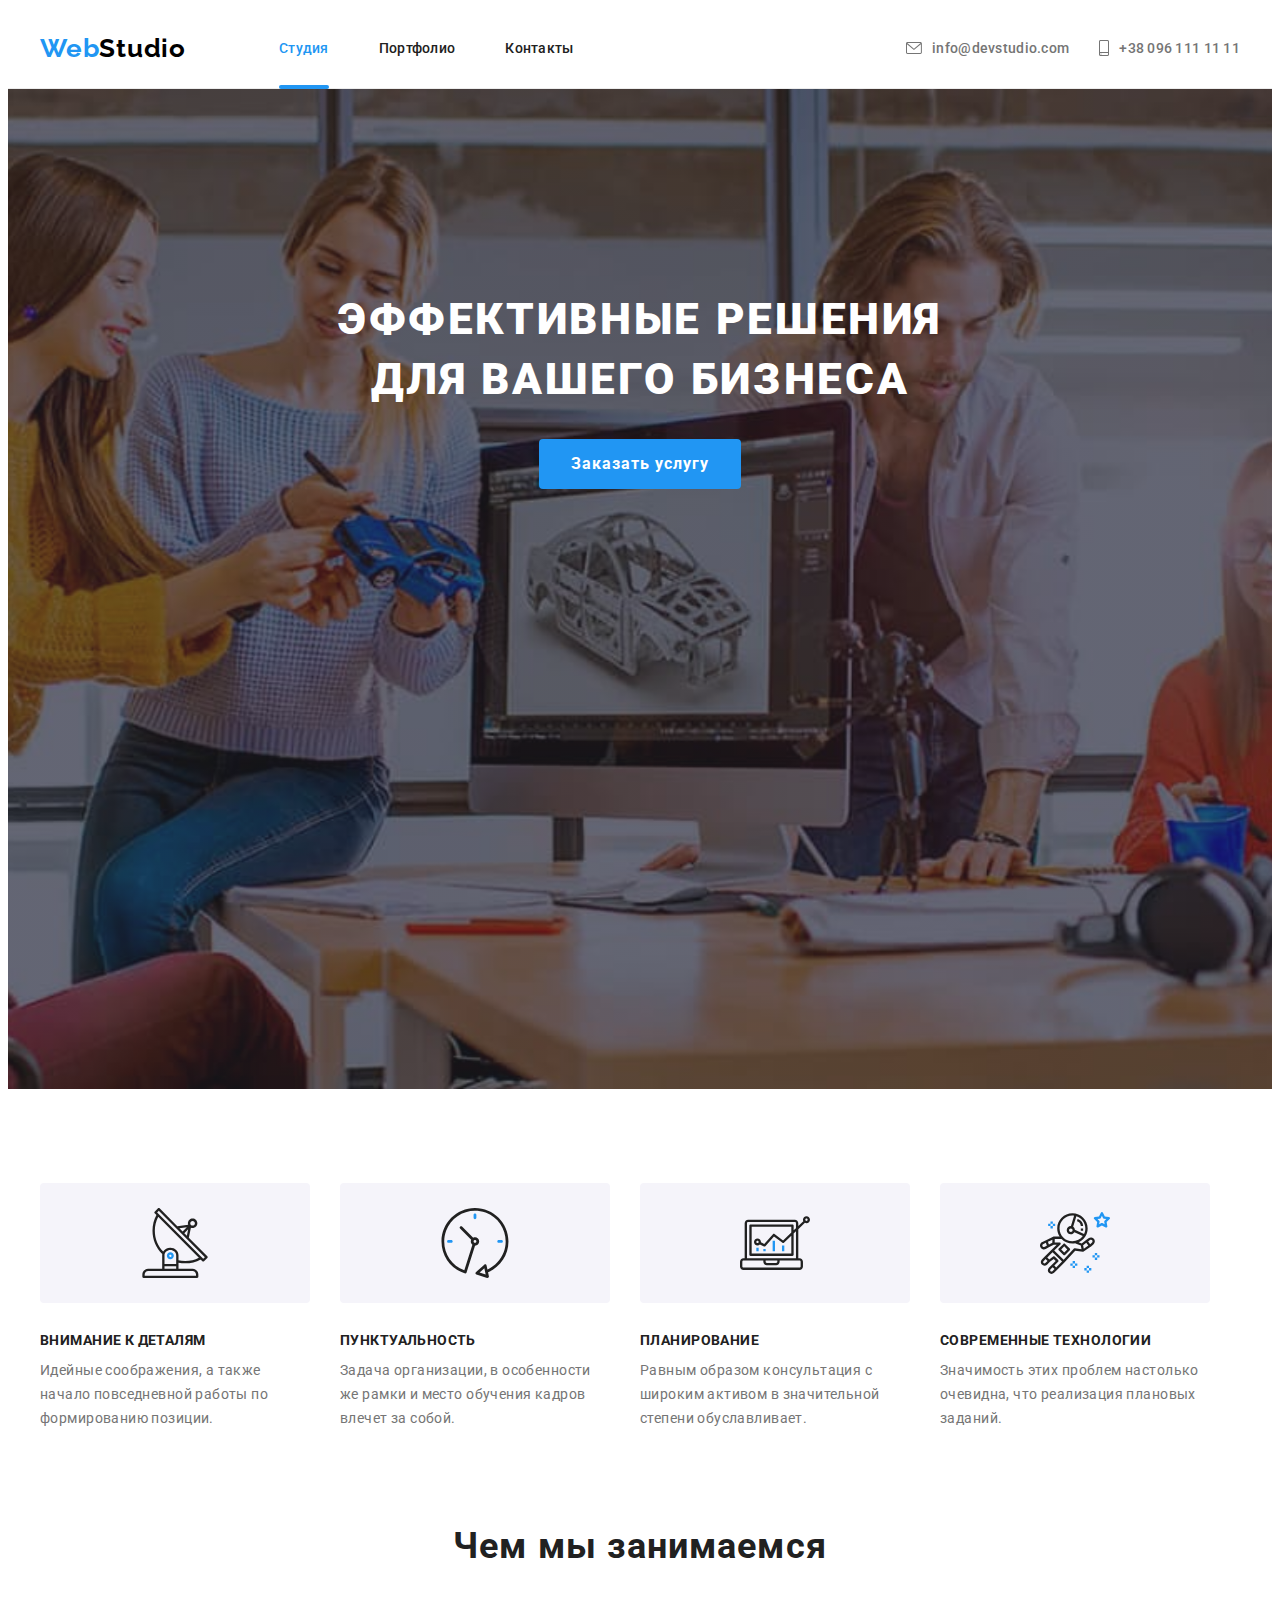
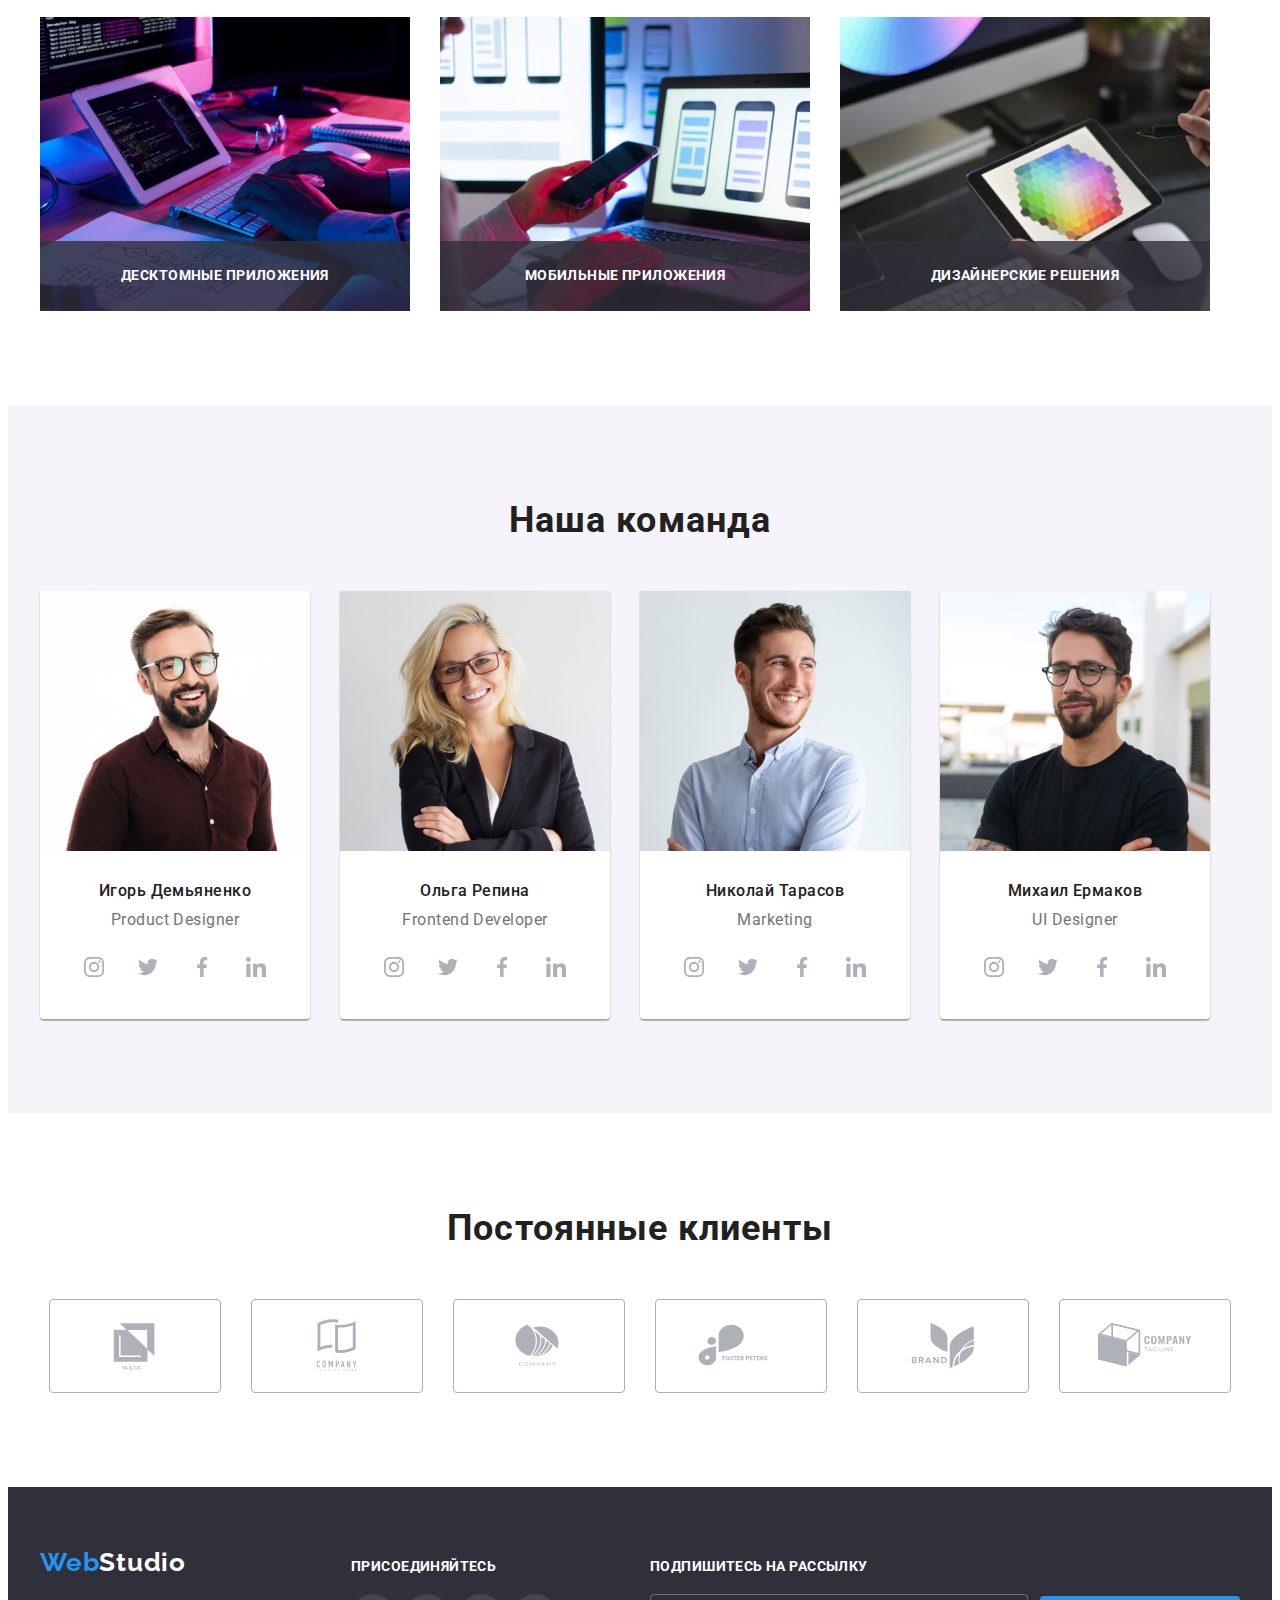
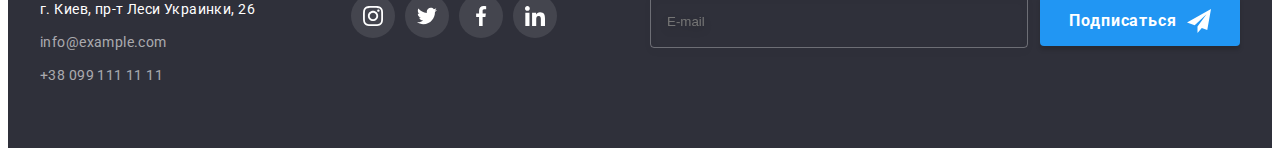
<file: index.html>
<!DOCTYPE html>
<html lang="ru">
  <head>
    <meta charset="UTF-8" />
    <meta http-equiv="X-UA-Compatible" content="IE=edge" />
    <meta name="viewport" content="width=device-width, initial-scale=1.0" />
    <title>WebStudio</title>
    <link
      rel="stylesheet"
      href="https://cdnjs.cloudflare.com/ajax/libs/modern-normalize/1.1.0/modern-normalize.min.css"
      integrity="sha512-wpPYUAdjBVSE4KJnH1VR1HeZfpl1ub8YT/NKx4PuQ5NmX2tKuGu6U/JRp5y+Y8XG2tV+wKQpNHVUX03MfMFn9Q=="
      crossorigin="anonymous"
      referrerpolicy="no-referrer"
    />
    <link
      href="https://fonts.googleapis.com/css2?family=Raleway:wght@700&family=Roboto:wght@400;500;700;900&display=swap"
      rel="stylesheet"
    />
    <link rel="stylesheet" href="./css/main.min.css">
  </head>

  <body>

    <!-- HEADER -->

    <header class="header">
      <div class="container header__container">
        <a href="./index.html" class="logo">Web<span class="logo__dark">Studio</span></a>

        <nav class="nav">
          <ul class="nav__list">
            <li class="nav__item"><a class="nav__link nav__link--current" href="./index.html">Студия</a></li>
            <li class="nav__item"><a class="nav__link" href="./portfolio.html">Портфолио</a></li>
            <li class="nav__item"><a class="nav__link" href="">Контакты</a></li>
          </ul>
        </nav>

        <ul class="info">
          <li class="info__item">
            <a class="info__link" href="mailto:info@devstudio.com">
              <svg class="info__icon" width="16" height="12">
                <use href="./images/icons.svg#icon-envelope"></use>
              </svg>
              info@devstudio.com
            </a>
          </li>
          <li class="info__item">
            <a class="info__link" href="tel:+380961111111">
              <svg class="info__icon" width="10" height="16">
                <use href="./images/icons.svg#icon-smartphone"></use>
              </svg>
              +38 096 111 11 11
            </a>
          </li>
        </ul>
      </div>
    </header>

    <main>

      <!-- SECTION HERO -->

      <section class="hero">
        <div class="container">
          <h1 class="hero__title">ЭФФЕКТИВНЫЕ РЕШЕНИЯ ДЛЯ ВАШЕГО БИЗНЕСА</h1>

          <button type="button" class="hero__button" data-modal-open >Заказать услугу</button>
        </div>
      </section>

      <!-- SECTION FEATURES -->

      <section class="section">
        <div class="container">
          <h2 class="visually-hidden">Преимущества</h2>

          <ul class="features">
            <li class="features__item">
                <div class="features__div">
                  <svg class="features__icon" width="70" height="70">
                  <use href="./images/icons.svg#icon-antenna-1"></use>
                </svg>
                </div>
              <h3 class="features__title">ВНИМАНИЕ К ДЕТАЛЯМ</h3>
              <p class="features__text">
                Идейные соображения, а также начало повседневной работы по формированию позиции.
              </p>
            </li>
            <li class="features__item">
              <div class="features__div">
                  <svg class="features__icon" width="70" height="70">
                  <use href="./images/icons.svg#icon-clock-1"></use>
                </svg>
                </div>
              <h3 class="features__title">ПУНКТУАЛЬНОСТЬ</h3>
              <p class="features__text">
                Задача организации, в особенности же рамки и место обучения кадров влечет за собой.
              </p>
            </li>
            <li class="features__item">
              <div class="features__div">
                  <svg class="features__icon" width="70" height="70">
                  <use href="./images/icons.svg#icon-diagram-1"></use>
                </svg>
                </div>
              <h3 class="features__title">ПЛАНИРОВАНИЕ</h3>
              <p class="features__text">
                Равным образом консультация с широким активом в значительной степени обуславливает.
              </p>
            </li>
            <li class="features__item">
              <div class="features__div">
                  <svg class="features__icon" width="70" height="70">
                  <use href="./images/icons.svg#icon-astronaut-1"></use>
                </svg>
                </div>
              <h3 class="features__title">СОВРЕМЕННЫЕ ТЕХНОЛОГИИ</h3>
              <p class="features__text">Значимость этих проблем настолько очевидна, что реализация плановых заданий.</p>
            </li>
          </ul>
        </div>
      </section>

      <!-- SECTION WORKS -->

      <section class="section section--no-padding-top">
        <div class="container">
          <h2 class="title-section">Чем мы занимаемся</h2>

          <ul class="works">
            <li class="works__item">
              <img
                class="works__img"
                src="./images/картинка1.jpg"
                alt="Человек пишет код на компьютере"
                width="370"
                height="294"
              />
              <p class="works__text">
                ДЕСКТОМНЫЕ ПРИЛОЖЕНИЯ
              </p>
            </li>
            <li class="works__item">
              <img
                class="works__img"
                src="./images/картинка2.jpg"
                alt="Человек за компьютером смотрит в телефон"
                width="370"
                height="294"
              />
              <p class="works__text">
                МОБИЛЬНЫЕ ПРИЛОЖЕНИЯ
              </p>
            </li>
            <li class="works__item">
              <img
                class="works__img"
                src="./images/картинка3.jpg"
                alt="Человек рисует на планшете"
                width="370"
                height="294"
              />
              <p class="works__text">
                ДИЗАЙНЕРСКИЕ РЕШЕНИЯ
              </p>
            </li>
          </ul>
        </div>
      </section>

      <!-- SECTION TEAM -->

      <section class="section section--team-background">
        <div class="container">
          <h2 class="title-section">Наша команда</h2>

          <ul class="team">
            <li class="team__item">
              <img class="team__img" src="./images/Игорь.jpg" alt="Фотография парня в очках" width="270" height="260" />
              <div class="team__div">
                <h3 class="team__title">Игорь Демьяненко</h3>
                <p class="team__text">Product Designer</p>
                <ul class="social">
                  <li class="social__item">
                    <a href="" class="social__link">
                      <svg class="social__icon" width="20" height="20">
                        <use href="./images/icons.svg#icon-instagram-2"></use>
                      </svg>
                    </a>
                  </li>
                  <li class="social__item">
                    <a href="" class="social__link">
                      <svg class="social__icon" width="20" height="20">
                        <use href="./images/icons.svg#icon-twitter-1"></use>
                      </svg>
                    </a>
                  </li>
                  <li class="social__item">
                    <a href="" class="social__link">
                      <svg class="social__icon" width="20" height="20">
                        <use href="./images/icons.svg#icon-facebook-1"></use>
                      </svg>
                    </a>
                  </li>
                  <li class="social__item">
                    <a href="" class="social__link">
                      <svg class="social__icon" width="20" height="20">
                        <use href="./images/icons.svg#icon-linkedin-1"></use>
                      </svg>
                    </a>
                  </li>
                </ul>
              </div>
            </li>

            <li class="team__item">
              <img
                class="team__img"
                src="./images/Ольга.jpg"
                alt="Фотография девушки в очках"
                width="270"
                height="260"
              />
              <div class="team__div">
                <h3 class="team__title">Ольга Репина</h3>
                <p class="team__text">Frontend Developer</p>
                <ul class="social">
                  <li class="social__item">
                    <a href="" class="social__link">
                      <svg class="social__icon" width="20" height="20">
                        <use href="./images/icons.svg#icon-instagram-2"></use>
                      </svg>
                    </a>
                  </li>
                  <li class="social__item">
                    <a href="" class="social__link">
                      <svg class="social__icon" width="20" height="20">
                        <use href="./images/icons.svg#icon-twitter-1"></use>
                      </svg>
                    </a>
                  </li>
                  <li class="social__item">
                    <a href="" class="social__link">
                      <svg class="social__icon"  width="20" height="20">
                        <use href="./images/icons.svg#icon-facebook-1"></use>
                      </svg>
                    </a>
                  </li>
                  <li class="social__item">
                    <a href="" class="social__link">
                      <svg class="social__icon" width="20" height="20">
                        <use href="./images/icons.svg#icon-linkedin-1"></use>
                      </svg>
                    </a>
                  </li>
                </ul>
              </div>
            </li>

            <li class="team__item">
              <img
                class="team__img"
                src="./images/Николай.jpg"
                alt="Фотография улыбающегося парня"
                width="270"
                height="260"
              />
              <div class="team__div">
                <h3 class="team__title">Николай Тарасов</h3>
                <p class="team__text">Marketing</p>
                <ul class="social">
                  <li class="social__item">
                    <a href="" class="social__link">
                      <svg class="social__icon" width="20" height="20">
                        <use href="./images/icons.svg#icon-instagram-2"></use>
                      </svg>
                    </a>
                  </li>
                  <li class="social__item">
                    <a href="" class="social__link">
                      <svg class="social__icon" width="20" height="20">
                        <use href="./images/icons.svg#icon-twitter-1"></use>
                      </svg>
                    </a>
                  </li>
                  <li class="social__item">
                    <a href="" class="social__link">
                      <svg class="social__icon" width="20" height="20">
                        <use href="./images/icons.svg#icon-facebook-1"></use>
                      </svg>
                    </a>
                  </li>
                  <li class="social__item">
                    <a href="" class="social__link">
                      <svg class="social__icon" width="20" height="20">
                        <use href="./images/icons.svg#icon-linkedin-1"></use>
                      </svg>
                    </a>
                  </li>
                </ul>
              </div>
            </li>

            <li class="team__item">
              <img class="team__img" src="./images/Михаил.jpg" alt="Парень в очках" width="270" height="260" />
              <div class="team__div">
                <h3 class="team__title">Михаил Ермаков</h3>
                <p class="team__text">UI Designer</p>
                <ul class="social">
                  <li class="social__item">
                    <a href="" class="social__link">
                      <svg class="social__icon" width="20" height="20">
                        <use href="./images/icons.svg#icon-instagram-2"></use>
                      </svg>
                    </a>
                  </li>
                  <li class="social__item">
                    <a href="" class="social__link">
                      <svg class="social__icon" width="20" height="20">
                        <use href="./images/icons.svg#icon-twitter-1"></use>
                      </svg>
                    </a>
                  </li>
                  <li class="social__item">
                    <a href="" class="social__link">
                      <svg class="social__icon" width="20" height="20">
                        <use href="./images/icons.svg#icon-facebook-1"></use>
                      </svg>
                    </a>
                  </li>
                  <li class="social__item">
                    <a href="" class="social__link">
                      <svg class="social__icon" width="20" height="20">
                        <use href="./images/icons.svg#icon-linkedin-1"></use>
                      </svg>
                    </a>
                  </li>
                </ul>
              </div>
            </li>
          </ul>
        </div>
      </section>

      <!-- SECTION COMPANY -->

      <section class="section">
        <div class="container">
          <h2 class="title-section">Постоянные клиенты</h2>

          <ul class="company">
            <li class="company__item">
              <a href="" class="company__link">
                  <svg class="company__icon" width="106" height="60">
                  <use href="./images/icons.svg#icon-Logo"></use>
              </svg>
              </a>
            </li>
            <li class="company__item">
              <a href="" class="company__link">
                  <svg class="company__icon" width="106" height="60">
                  <use href="./images/icons.svg#icon-Logo-1"></use>
              </svg>
              </a>
            </li>
            <li class="company__item">
                <a href="" class="company__link">
                  <svg class="company__icon" width="106" height="60">
                  <use href="./images/icons.svg#icon-Logo-2"></use>
                </svg>
                </a>
            </li>
            <li class="company__item">
                <a href="" class="company__link">
                  <svg class="company__icon" wigth="106" height="60">
                  <use href="./images/icons.svg#icon-Logo-3"></use>
                </svg>
                </a>
            </li>
            <li class="company__item">
                <a href="" class="company__link">
                  <svg class="company__icon" width="106" height="60">
                  <use href="./images/icons.svg#icon-Logo-4"></use>
                </svg>
                </a>
            </li>
            <li class="company__item">
                <a href="" class="company__link">
                  <svg class="company__icon" width="106" height="60">
                  <use href="./images/icons.svg#icon-Logo-5"></use>
                </svg>
                </a>
            </li>
          </ul>
        </div>
      </section>
    </main>

    <!-- SECTION FOOTER -->

    <footer class="footer footer-section"">
      <div class="container">
        <div class="footer__content">
          <div class="footer__first">
            <a href="/index.html" class="logo__footer">Web<span class="logo__white">Studio</span></a>

            <address class="address">
            <ul class="address__list">
              <li class="address__item">
                <a class="address__link" href="http://surl.li/anqcu">г. Киев, пр-т Леси Украинки, 26</a>
              </li>
              <li class="address__item">
                <a class="address__link-footer" href="mailto:info@example.com">info@example.com</a>
              </li>
              <li class="address__item">
                <a class="address__link-footer" href="tel:+380991111111">+38 099 111 11 11</a>
              </li>
            </ul>
            </address>  
          </div>

          <div class="footer-social">
            <p class="footer-social__text">ПРИСОЕДИНЯЙТЕСЬ</p>

           <ul class="footer-social__list">
                  <li class="footer-social__item">
                    <a href="" class="footer-social__link">
                      <svg class="footer-social__icon" width="20" height="20">
                        <use href="./images/icons.svg#icon-instagram-2"></use>
                      </svg>
                    </a>
                  </li>
                  <li class="footer-social__item">
                    <a href="" class="footer-social__link">
                      <svg class="footer-social__icon" width="20" height="20">
                        <use href="./images/icons.svg#icon-twitter-1"></use>
                      </svg>
                    </a>
                  </li>
                  <li class="footer-social__item">
                    <a href="" class="footer-social__link">
                      <svg class="footer-social__icon" width="20" height="20">
                        <use href="./images/icons.svg#icon-facebook-1"></use>
                      </svg>
                    </a>
                  </li>
                  <li class="footer-social__item">
                    <a href="" class="footer-social__link">
                      <svg class="footer-social__icon" width="20" height="20">
                        <use href="./images/icons.svg#icon-linkedin-1"></use>
                      </svg>
                    </a>
                  </li>
                </ul>
          </div>

          <div class="footer-form">
          <p class="footer-form__title">ПОДПИШИТЕСЬ НА РАССЫЛКУ</p>

          <form class="footer-form__form">
            <input type="email" name="footer-email" id="footer-email" class="footer-form__input" placeholder="E-mail">
            <button type="submit" class="footer-form__btn">Подписаться
              <svg class="footer-form__icon" width="24" height="24">
                <use href="./images/icons.svg#icon-icon-send-1"></use>
              </svg>
            </button>
          </form>
          </div>
        </div>
      </div>
    </footer>

    <!-- МОДАЛЬНОЕ ОКНО -->

    <div class="backdrop is-hidden" data-modal>
      <div class="modal">
        <button type="button" class="modal__btn" data-modal-close>
          <svg class="modal__icon" width="18" height="18">
            <use href="./images/icons.svg#icon-close-black-1"></use>
          </svg>
        </button>

        <form class="form">
          <p class="form__title">Оставьте свои данные, мы вам перезвоним</p>

          <div class="form__field">
            <label for="user-name" class="form__label">Имя</label>
            <div class="form__wrap">
              <input type="text" name="user-name" class="form__input" id="user-name">
              <svg class="form__icon" width="18" height="18">
                <use href="./images/icons.svg#icon-person-black-1"></use>
              </svg>
            </div>
          </div>

          <div class="form__field">
            <label for="user-tel" class="form__label">Телефон</label>
            <div class="form__wrap">
              <input type="tel" name="user-tel" class="form__input" id="user-tel">
              <svg class="form__icon" width="18" height="18">
                <use href="./images/icons.svg#icon-phone-black-1"></use>
              </svg>
            </div>
          </div>

          <div class="form__field">
            <label for="user-email" class="form__label">Почта</label>
            <div class="form__wrap">
              <input type="email" name="user-email" class="form__input" id="user-email">
              <svg class="form__icon" width="18" height="18">
                <use href="./images/icons.svg#icon-email-black-1"></use>
              </svg>
            </div>
          </div>

          <div class="form__textarea">
            <label for="user-text" class="form__label">Комментарий</label>
            <textarea name="user-text" id="user-text" placeholder="Введите текст" class="form__text"></textarea>
          </div>

          <div class="form__check-field">
            <label class="form__check-label">
              <input type="checkbox" name="modal-check" class="form__check-input visually-hidden">
                <svg class="form__start-icon" width="16" height="15">
                  <use href="./images/icons.svg#icon-Vector-1"></use>
                </svg>
                <svg class="form__finish-icon" width="16" height="15">
                  <use href="./images/icons.svg#icon-icon-check-1"></use>
                </svg>
              Соглашаюсь с рассылкой и принимаю
              <a href="" class="form__link">Условия договора</a>
            </label>
          </div>

          <button type="submit" class="form__btn">Отправить</button>
        </form>
      </div>
    </div>
    <script src="./js/modal.js"></script>
  </body>
</html>
</file>
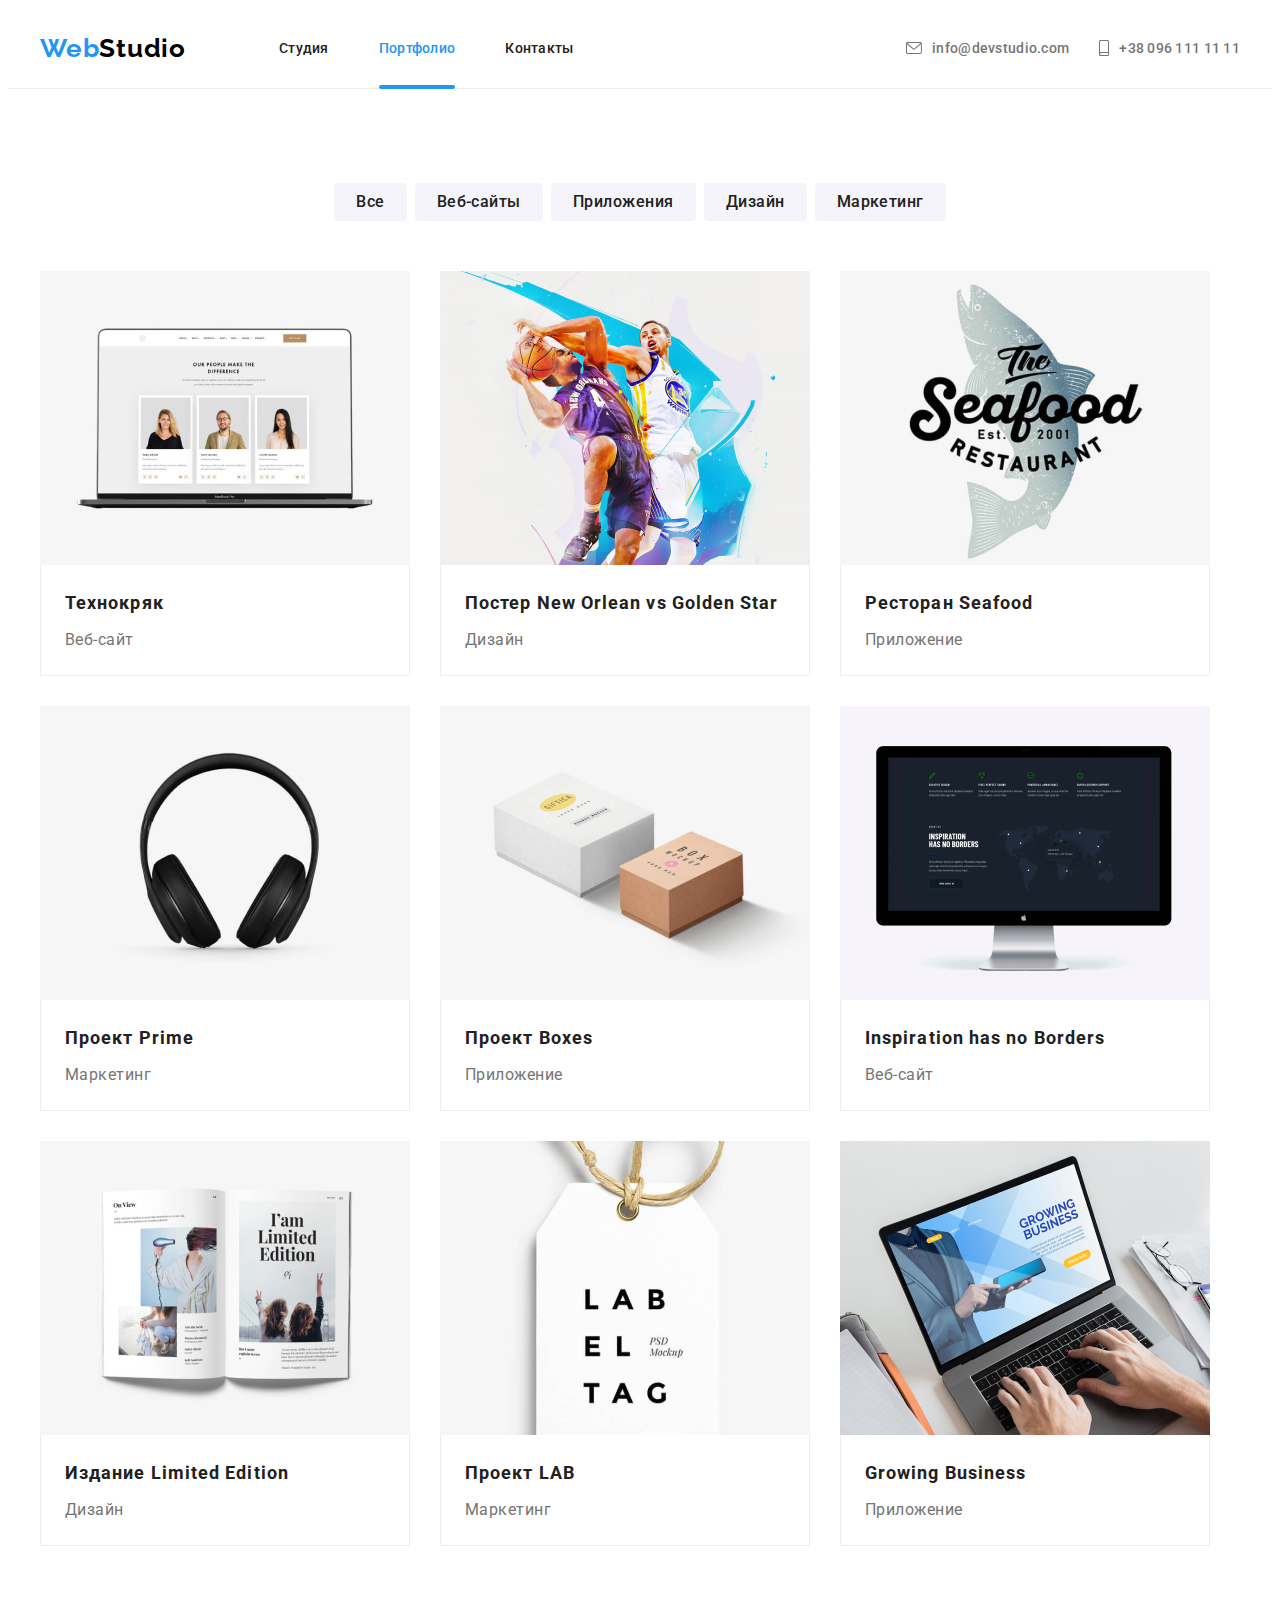
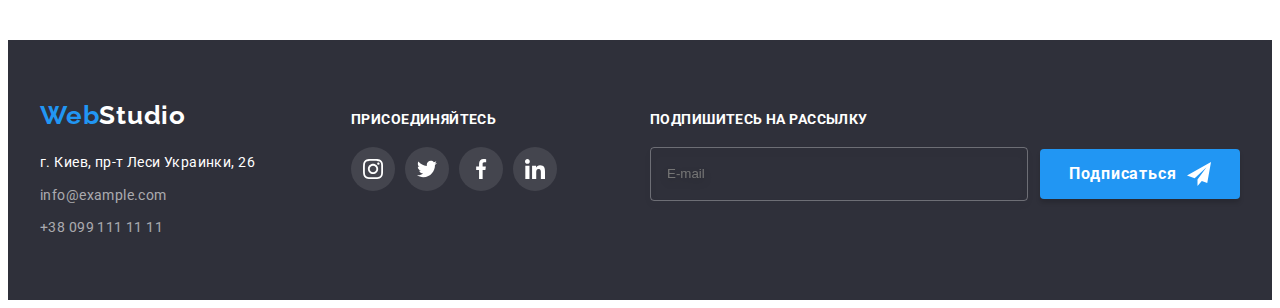
<file: portfolio.html>
<!DOCTYPE html>
<html lang="ru">
  <head>
    <meta charset="UTF-8" />
    <meta http-equiv="X-UA-Compatible" content="IE=edge" />
    <meta name="viewport" content="width=device-width, initial-scale=1.0" />
    <title>WebStudio</title>
    <link
      rel="stylesheet"
      href="https://cdnjs.cloudflare.com/ajax/libs/modern-normalize/1.1.0/modern-normalize.min.css"
      integrity="sha512-wpPYUAdjBVSE4KJnH1VR1HeZfpl1ub8YT/NKx4PuQ5NmX2tKuGu6U/JRp5y+Y8XG2tV+wKQpNHVUX03MfMFn9Q=="
      crossorigin="anonymous"
      referrerpolicy="no-referrer"
    />
    <link
      href="https://fonts.googleapis.com/css2?family=Raleway:wght@700&family=Roboto:wght@400;500;700;900&display=swap"
      rel="stylesheet"
    />
    <link rel="stylesheet" href="./css/main.min.css">
  </head>

  <body>
    <header class="header">
      <div class="container header__container">
        <a href="./index.html" class="logo">Web<span class="logo__dark">Studio</span></a>

        <nav class="nav">
          <ul class="nav__list">
            <li class="nav__item"><a class="nav__link" href="./index.html">Студия</a></li>
            <li class="nav__item"><a class="nav__link nav__link--current" href="./portfolio.html">Портфолио</a></li>
            <li class="nav__item"><a class="nav__link" href="">Контакты</a></li>
          </ul>
        </nav>

        <ul class="info">
          <li class="info__item">
            <a class="info__link" href="mailto:info@devstudio.com">
              <svg class="info__icon" width="16" height="12">
                <use href="./images/icons.svg#icon-envelope"></use>
              </svg>
              info@devstudio.com
            </a>
          </li>
          <li class="info__item">
            <a class="info__link" href="tel:+380961111111">
              <svg class="info__icon" width="10" height="16">
                <use href="./images/icons.svg#icon-smartphone"></use>
              </svg>
              +38 096 111 11 11
            </a>
          </li>
        </ul>
      </div>
    </header>

    <main>
      <section class="section">
        <div class=" container">
          <h1 hidden>Наши работы</h1>

          <ul class="filter list">
            <li class="filter__item"><button class="filter__btn" type="button">Все</button></li>
            <li class="filter__item"><button class="filter__btn" type="button">Веб-сайты</button></li>
            <li class="filter__item"><button class="filter__btn" type="button">Приложения</button></li>
            <li class="filter__item"><button class="filter__btn" type="button">Дизайн</button></li>
            <li class="filter__item"><button class="filter__btn" type="button">Маркетинг</button></li>
          </ul>

          <ul class="projects list">
            <li class="projects__item">
              <a class="projects__link link" href="">
                <div class="projects__wrap">
                  <img src="./images/img (1).jpg" alt="Ноутбук" width="370" height="294" />
                  <p class="projects__wrap-text">
                    Технокряк это современная площадка распространения коронавируса. Компании используют эту платформу для цифрового шпионажа и атак на защищённые сервера конкурентов.
                  </p>
                </div>
                <div class="projects__div">
                  <h2 class="projects__title">Технокряк</h2>
                  <p class="projects__text">Веб-сайт</p>
                </div>
              </a>
            </li>

            <li class="projects__item">
              <a class="projects__link link" href="">
                <div class="projects__wrap">
                  <img src="./images/img (2).jpg" alt="Два баскетболиста" width="370" height="294" />
                  <p class="projects__wrap-text">
                    Технокряк это современная площадка распространения коронавируса. Компании используют эту платформу для цифрового шпионажа и атак на защищённые сервера конкурентов.
                  </p>
                </div>
                <div class="projects__div">
                  <h2 class="projects__title">Постер New Orlean vs Golden Star</h2>
                  <p class="projects__text">Дизайн</p>
                </div>
              </a>
            </li>

            <li class="projects__item">
              <a class="projects__link link" href="">
                <div class="projects__wrap">
                  <img src="./images/img (3).jpg" alt="Логотип ресторана" width="370" height="294" />
                  <p class="projects__wrap-text">
                    Технокряк это современная площадка распространения коронавируса. Компании используют эту платформу для цифрового шпионажа и атак на защищённые сервера конкурентов.
                  </p>
                </div>
                <div class="projects__div">
                  <h2 class="projects__title">Ресторан Seafood</h2>
                  <p class="projects__text">Приложение</p>
                </div>
              </a>
            </li>

            <li class="projects__item">
              <a class="projects__link link" href="">
                <div class="projects__wrap">
                  <img src="./images/img (4).jpg" alt="Черные наушники" width="370" height="294" />
                  <p class="projects__wrap-text">
                    Технокряк это современная площадка распространения коронавируса. Компании используют эту платформу для цифрового шпионажа и атак на защищённые сервера конкурентов.
                  </p>
                </div>
                <div class="projects__div">
                  <h2 class="projects__title">Проект Prime</h2>
                  <p class="projects__text">Маркетинг</p>
                </div>
              </a>
            </li>

            <li class="projects__item">
              <a class="projects__link link" href="">
                <div class="projects__wrap">
                  <img src="./images/img (5).jpg" alt="Две коробки" width="370" height="294" />
                  <p class="projects__wrap-text">
                    Технокряк это современная площадка распространения коронавируса. Компании используют эту платформу для цифрового шпионажа и атак на защищённые сервера конкурентов.
                  </p>
                </div>
                <div class="projects__div">
                  <h2 class="projects__title">Проект Boxes</h2>
                  <p class="projects__text">Приложение</p>
                </div>
              </a>
            </li>

            <li class="projects__item">
              <a class="projects__link link" href="">
                <div class="projects__wrap">
                  <img src="./images/img (6).jpg" alt="Компьютер" width="370" height="294" />
                  <p class="projects__wrap-text">
                    Технокряк это современная площадка распространения коронавируса. Компании используют эту платформу для цифрового шпионажа и атак на защищённые сервера конкурентов.
                  </p>
                </div>
                <div class="projects__div">
                  <h2 class="projects__title">Inspiration has no Borders</h2>
                  <p class="projects__text">Веб-сайт</p>
                </div>
              </a>
            </li>

            <li class="projects__item">
              <a class="projects__link link" href="">
                <div class="projects__wrap">
                  <img src="./images/img (7).jpg" alt="Книга" width="370" height="294" />
                  <p class="projects__wrap-text">
                    Технокряк это современная площадка распространения коронавируса. Компании используют эту платформу для цифрового шпионажа и атак на защищённые сервера конкурентов.
                  </p>
                </div>
                <div class="projects__div">
                  <h2 class="projects__title">Издание Limited Edition</h2>
                  <p class="projects__text">Дизайн</p>
                </div>
              </a>
            </li>

            <li class="projects__item">
              <a class="projects__link link" href="">
                <div class="projects__wrap">
                  <img src="./images/img (8).jpg" alt="Бирка" width="370" height="294" />
                  <p class="projects__wrap-text">
                    Технокряк это современная площадка распространения коронавируса. Компании используют эту платформу для цифрового шпионажа и атак на защищённые сервера конкурентов.
                  </p>
                </div>
                <div class="projects__div">
                  <h2 class="projects__title">Проект LAB</h2>
                  <p class="projects__text">Маркетинг</p>
                </div>
              </a>
            </li>

            <li class="projects__item">
              <a class="projects__link link" href="">
                <div class="projects__wrap">
                  <img src="./images/img (9).jpg" alt="Ноутбук" width="370" height="294" />
                  <p class="projects__wrap-text">
                    Технокряк это современная площадка распространения коронавируса. Компании используют эту платформу для цифрового шпионажа и атак на защищённые сервера конкурентов.
                  </p>
                </div>
                <div class="projects__div">
                  <h2 class="projects__title">Growing Business</h2>
                  <p class="projects__text">Приложение</p>
                </div>
              </a>
            </li>
          </ul>
        </div>
      </section>
    </main>

    <footer class="footer footer-section"">
      <div class="container">
        <div class="footer__content">
          <div class="footer__first">
            <a href="/index.html" class="logo__footer">Web<span class="logo__white">Studio</span></a>

            <address class="address">
            <ul class="address__list">
              <li class="address__item">
                <a class="address__link" href="http://surl.li/anqcu">г. Киев, пр-т Леси Украинки, 26</a>
              </li>
              <li class="address__item">
                <a class="address__link-footer" href="mailto:info@example.com">info@example.com</a>
              </li>
              <li class="address__item">
                <a class="address__link-footer" href="tel:+380991111111">+38 099 111 11 11</a>
              </li>
            </ul>
            </address>  
          </div>

          <div class="footer-social">
            <p class="footer-social__text">ПРИСОЕДИНЯЙТЕСЬ</p>

           <ul class="footer-social__list">
                  <li class="footer-social__item">
                    <a href="" class="footer-social__link">
                      <svg class="footer-social__icon" width="20" height="20">
                        <use href="./images/icons.svg#icon-instagram-2"></use>
                      </svg>
                    </a>
                  </li>
                  <li class="footer-social__item">
                    <a href="" class="footer-social__link">
                      <svg class="footer-social__icon" width="20" height="20">
                        <use href="./images/icons.svg#icon-twitter-1"></use>
                      </svg>
                    </a>
                  </li>
                  <li class="footer-social__item">
                    <a href="" class="footer-social__link">
                      <svg class="footer-social__icon" width="20" height="20">
                        <use href="./images/icons.svg#icon-facebook-1"></use>
                      </svg>
                    </a>
                  </li>
                  <li class="footer-social__item">
                    <a href="" class="footer-social__link">
                      <svg class="footer-social__icon" width="20" height="20">
                        <use href="./images/icons.svg#icon-linkedin-1"></use>
                      </svg>
                    </a>
                  </li>
                </ul>
          </div>

          <div class="footer-form">
          <p class="footer-form__title">ПОДПИШИТЕСЬ НА РАССЫЛКУ</p>

          <form class="footer-form__form">
            <input type="email" name="footer-email" id="footer-email" class="footer-form__input" placeholder="E-mail">
            <button type="submit" class="footer-form__btn">Подписаться
              <svg class="footer-form__icon" width="24" height="24">
                <use href="./images/icons.svg#icon-icon-send-1"></use>
              </svg>
            </button>
          </form>
          </div>
        </div>
      </div>
    </footer>
  </body>
</html>
</file>
<file: css/main.min.css>
:root{--background-color: #ffffff;--h2-h3-text-color: #212121;--text-color: #757575;--two-text-color: #ffffff;--accent-color: #2196f3;--logo-color: #000000;--footer-color: #2f303a;--footer-address-color: rgba(255, 255, 255, 0.6);--btn-color: #f5f4fa;--section-color: #f5f4fa;--icon-color: #afb1b8}.visually-hidden{position:absolute;white-space:nowrap;width:1;height:1;overflow:hidden;border:0;padding:0;clip:rect(0 0 0 0);clip-path:inset(50%);margin:-1px}h1,h2,h3,h4,h5,h6,p,ul{margin:0;padding:0}img{display:block}ul{list-style:none}a{text-decoration:none}body{background-color:var(--background-color);font-family:Roboto, sans-serif;font-size:14px;letter-spacing:0.03em}.container{width:1200px;padding-left:15px;padding-right:15px;margin:0 auto}.title-section{font-size:36px;line-height:1.17;font-weight:700;color:var(--h2-h3-text-color);letter-spacing:0.03em;text-align:center;margin-bottom:50px}.section{padding-top:94px;padding-bottom:94px}.backdrop{position:fixed;top:0;left:0;width:100%;height:100%;background-color:rgba(0,0,0,0.2);transition:opacity 250ms, visibility 250ms}.backdrop.is-hidden{opacity:0;pointer-events:none;visibility:hidden}.modal{position:absolute;top:50%;left:50%;transform:translate(-50%, -50%);width:528px;min-height:581px;border-radius:4px;padding:40px;background-color:var(--background-color)}.modal__icon{position:absolute;top:50%;left:50%;transform:translate(-50%, -50%);transition:fill 250ms cubic-bezier(0.4, 0, 0.2, 1)}.modal__btn:hover .modal__icon,.modal__btn:focus .modal__icon{fill:var(--accent-color)}.modal__btn{position:absolute;cursor:pointer;width:30px;height:30px;background-color:var(--background-color);border:1px solid rgba(0,0,0,0.1);border-radius:50%;top:8px;right:8px}.form__title{font-weight:700;font-size:20px;line-height:calc(23 / 20);text-align:center;letter-spacing:0.03em;color:var(--h2-h3-text-color);margin-bottom:12px}.form__label{display:block;font-weight:400;font-size:12px;line-height:calc(14 / 12);letter-spacing:0.01em;color:var(--text-color);margin-bottom:4px}.form__input{width:100%;height:40px;border:1px solid rgba(33,33,33,0.2);border-radius:4px;outline:none;padding-left:42px;transition:border-color 250ms cubic-bezier(0.4, 0, 0.2, 1)}.form__input:focus{border-color:var(--accent-color)}.form__wrap{position:relative}.form__icon{position:absolute;left:12px;top:50%;transform:translateY(-50%);transition:fill 250ms cubic-bezier(0.4, 0, 0.2, 1)}.form__field{margin-bottom:10px}.form__input:focus+.form__icon{fill:var(--accent-color)}.form__textarea{margin-bottom:20px}.form__text{display:block;width:100%;height:120px;border:1px solid rgba(33,33,33,0.2);border-radius:4px;resize:none;outline:none;padding:12px 16px;transition:border-color 250ms cubic-bezier(0.4, 0, 0.2, 1)}.form__text:focus{border-color:var(--accent-color)}.form__text::placeholder{font-weight:400;font-size:12px;line-height:calc(14 / 12);letter-spacing:0.01em;color:rgba(117,117,117,0.5)}.form__check-label{display:flex;align-items:center;font-weight:400;font-size:14px;line-height:calc(24 / 14);letter-spacing:0.03em;color:var(--text-color)}.form__check-field{margin-bottom:30px;display:flex;justify-content:center}.form__start-icon{margin-right:7px}.form__check-input:checked+.form__start-icon{display:none}.form__finish-icon{margin-right:7px;display:none}.form__check-input:checked ~ .form__finish-icon{display:block}.form__link{color:var(--accent-color);margin-left:5px}.form__btn{cursor:pointer;padding:10px 56px;margin:auto;font-family:Roboto, sans-serif;font-style:normal;font-weight:700;font-size:16px;line-height:calc(30 / 16);display:flex;align-items:center;justify-content:center;letter-spacing:0.06em;color:var(--two-text-color);background-color:var(--accent-color);box-shadow:0px 4px 4px rgba(0,0,0,0.15);border-radius:4px;border:none;transition:background-color 250ms cubic-bezier(0.4, 0, 0.2, 1)}.form__btn:hover,.form__btn:focus{background-color:#188ce8}.header{border-bottom:1px solid #ececec}.logo__dark{color:var(--logo-color);font-family:Raleway, sans-serif;font-weight:700;font-size:26px;line-height:calc(31 / 26);letter-spacing:0.03em}.logo{font-family:Raleway, sans-serif;font-weight:700;font-size:26px;line-height:calc(31 / 26);letter-spacing:0.03em;color:var(--accent-color);margin-right:93px}.nav__link{display:block;padding-top:32px;padding-bottom:32px;font-weight:500;font-size:14px;line-height:calc(16 / 14);letter-spacing:0.02em;color:var(--h2-h3-text-color);transition:color 250ms cubic-bezier(0.4, 0, 0.2, 1)}.nav__link:hover,.nav__link:focus{color:var(--accent-color)}.nav__link--current{color:var(--accent-color);position:relative}.nav__link--current::after{content:'';width:100%;height:4px;border-radius:2px;background-color:var(--accent-color);position:absolute;bottom:-1px;left:0}.nav__list{display:flex}.header__container{display:flex;align-items:center}.info__link{display:flex;align-items:center;font-weight:500;font-size:14px;line-height:calc(16 / 14);letter-spacing:0.02em;padding-top:32px;padding-bottom:32px;color:var(--text-color);transition:color 250ms cubic-bezier(0.4, 0, 0.2, 1)}.info__link:hover,.info__link:focus{color:var(--accent-color)}.info{display:flex;align-items:center;margin-left:auto}.info__item+.info__item{margin-left:30px}.nav__item+.nav__item{margin-left:50px}.info__icon{margin-right:10px;fill:currentColor}.footer__first{flex-grow:1}.footer-section{padding-top:60px;padding-bottom:60px}.address{font-style:normal}.footer{background-color:var(--footer-color)}.logo__footer{display:block;font-family:Raleway, sans-serif;font-weight:700;font-size:26px;line-height:1.19;letter-spacing:0.03em;color:var(--accent-color);margin-bottom:20px}.logo__white{color:var(--two-text-color)}.address__link{font-size:14px;line-height:1.71;letter-spacing:0.03em;color:var(--two-text-color);transition:color 250ms cubic-bezier(0.4, 0, 0.2, 1)}.address__link:focus,.address__link:hover{color:var(--accent-color)}.address__link-footer{font-size:14px;line-height:1.71;letter-spacing:0.03em;color:var(--footer-address-color);transition:color 250ms cubic-bezier(0.4, 0, 0.2, 1)}.address__link-footer:focus,.address__link-footer:hover{color:var(--accent-color)}.address__item{margin-bottom:9px}.address__item:last-child{margin-bottom:0}.footer-social__text{font-weight:700;font-size:14px;line-height:calc(16 / 14);letter-spacing:0.03em;color:var(--two-text-color);margin-bottom:20px}.footer-social__link{width:44px;height:44px;background-color:rgba(255,255,255,0.1);border-radius:50%;display:flex;align-items:center;justify-content:center;color:var(--background-color);transition:background-color 250ms cubic-bezier(0.4, 0, 0.2, 1)}.footer-social__link:hover,.footer-social__link:focus{background-color:var(--accent-color)}.footer-social__list{display:flex}.footer-social__item+.footer-social__item{margin-left:10px}.footer-social__icon{fill:currentColor}.footer-social{margin-left:70px}.footer__content{display:flex;align-items:baseline}.footer-form{margin-left:93px}.footer-form__form{display:flex;align-items:center}.footer-form__title{display:block;font-weight:700;font-size:14px;line-height:calc(16 / 14);letter-spacing:0.03em;color:var(--two-text-color);margin-bottom:20px}.footer-form__input{width:358px;height:50px;border:1px solid rgba(255,255,255,0.3);background-color:transparent;filter:drop-shadow(0px 4px 4px rgba(0,0,0,0.15));border-radius:4px;padding-left:16px;outline:none;transition:border-color 250ms cubic-bezier(0.4, 0, 0.2, 1);color:var(--two-text-color)}.footer-form__input:focus{border-color:var(--accent-color)}.footer-form__btn{display:flex;align-items:center;justify-content:center;cursor:pointer;width:200px;height:50px;font-family:Roboto, sans-serif;font-weight:700;font-size:16px;line-height:calc(30 / 16);color:var(--two-text-color);background-color:var(--accent-color);letter-spacing:0.06em;box-shadow:0px 4px 4px rgba(0,0,0,0.15);border-radius:4px;border:none;margin-left:12px;transition:background-color 250ms cubic-bezier(0.4, 0, 0.2, 1)}.footer-form__btn:hover,.footer-form__btn:focus{background-color:#188ce8}.footer-form__icon{fill:var(--two-text-color);margin-left:10px}.hero{background-color:var(--footer-color);padding-top:200px;padding-bottom:200px;background-image:linear-gradient(rgba(47,48,58,0.4), rgba(47,48,58,0.4)),url(../images/fone.jpg);max-width:1600px;height:600px;background-size:cover;background-repeat:no-repeat;background-position:center;margin-left:auto;margin-right:auto}.hero__title{color:var(--two-text-color);font-size:44px;line-height:calc(60 / 44);font-weight:900;text-align:center;letter-spacing:0.06em;margin-bottom:30px;width:630px;margin-left:auto;margin-right:auto}.hero__button{cursor:pointer;font-family:Roboto, sans-serif;font-weight:700;font-size:16px;line-height:1.87;letter-spacing:0.06em;color:var(--two-text-color);background-color:var(--accent-color);display:block;margin:auto;border-radius:4px;padding:10px 32px;border:transparent;transition:background-color 250ms cubic-bezier(0.4, 0, 0.2, 1)}.hero__button:hover,.hero__button:focus{background-color:#188ce8}.features{display:flex}.features__item{width:270px}.features__item+.features__item{margin-left:30px}.features__title{font-weight:700;font-size:14px;line-height:1.14;letter-spacing:0.03em;color:var(--h2-h3-text-color);margin-bottom:10px}.features__text{font-size:14px;line-height:1.71;letter-spacing:0.03em;color:var(--text-color)}.features__div{height:120px;background-color:#f5f4fa;display:flex;align-items:center;justify-content:center;border-radius:4px;margin-bottom:30px}.section--no-padding-top{padding-top:0}.works{display:flex}.works__item+.works__item{margin-left:30px}.works__item{position:relative}.works__text{display:flex;align-items:center;justify-content:center;font-weight:700;font-size:14px;line-height:1.14;letter-spacing:0.03em;color:var(--two-text-color);background-color:rgba(47,48,58,0.8);position:absolute;width:100%;height:70px;left:0;bottom:0}.section--team-background{background-color:var(--section-color)}.team{display:flex}.team__item+.team__item{margin-left:30px}.team__title{font-weight:500;font-size:16px;line-height:1.19;letter-spacing:0.03em;color:var(--h2-h3-text-color);margin-bottom:10px}.team__text{font-size:16px;line-height:1.19;letter-spacing:0.03em;color:var(--text-color);margin-bottom:16px}.team__div{padding:30px 0;text-align:center;background-color:var(--background-color)}.team__item{color:var(--background-color);box-shadow:0px 1px 3px rgba(0,0,0,0.12),0px 1px 1px rgba(0,0,0,0.14),0px 2px 1px rgba(0,0,0,0.2);border-radius:0px 0px 4px 4px;overflow:hidden}.social__link{width:44px;height:44px;background-color:var(--background-color);border-radius:50%;display:flex;align-items:center;justify-content:center;color:var(--icon-color);transition:color 250ms cubic-bezier(0.4, 0, 0.2, 1),background-color 250ms cubic-bezier(0.4, 0, 0.2, 1)}.social__link:hover,.social__link:focus{background-color:var(--accent-color);color:var(--background-color)}.social__icon{fill:currentColor}.social{display:flex;justify-content:center}.social__item+.social__item{margin-left:10px}.company__link{width:170px;height:92px;border:1px solid #afb1b8;background-color:var(--background-color);border-radius:4px;border-color:#afb1b8;display:flex;align-items:center;justify-content:center;color:var(--icon-color);transition:color 250ms cubic-bezier(0.4, 0, 0.2, 1),border-color 250ms cubic-bezier(0.4, 0, 0.2, 1)}.company__link:hover,.company__link:focus{background-color:var(--background-color);border-color:var(--accent-color);color:var(--accent-color)}.company__item+.company__item{margin-left:30px}.company__icon{fill:currentColor}.company{display:flex;justify-content:center;align-items:center}.filter__btn{cursor:pointer;font-family:Roboto, sans-serif;font-weight:500;font-size:16px;line-height:1.62;letter-spacing:0.03em;color:var(--h2-h3-text-color);background-color:var(--btn-color);padding:6px 22px;border-radius:4px;border:transparent;transition:color 250ms cubic-bezier(0.4, 0, 0.2, 1),background-color 250ms cubic-bezier(0.4, 0, 0.2, 1),box-shadow 250ms cubic-bezier(0.4, 0, 0.2, 1)}.filter__btn:hover,.filter__btn:focus{color:var(--two-text-color);background-color:var(--accent-color);box-shadow:0px 3px 1px rgba(0,0,0,0.1),0px 1px 2px rgba(0,0,0,0.08),0px 2px 2px rgba(0,0,0,0.12)}.filter__item+.filter__item{margin-left:8px}.filter{display:flex;justify-content:center;margin-bottom:50px}.projects__title{font-weight:700;font-size:18px;line-height:2;letter-spacing:0.06em;color:var(--h2-h3-text-color);margin-bottom:4px}.projects__text{font-size:16px;line-height:1.87;letter-spacing:0.03em;color:var(--text-color)}.projects{display:flex;flex-wrap:wrap}.projects .projects__item:nth-child(3n){margin-right:0}.projects .projects__item:nth-child(n+7){margin-bottom:0}.projects .projects__item{margin-right:30px;margin-bottom:30px}.projects__div{padding:20px 24px;border-right:1px solid #eeeeee;border-bottom:1px solid #eeeeee;border-left:1px solid #eeeeee;background-color:var(--background-color)}.projects__link{display:block;transition:box-shadow 250ms cubic-bezier(0.4, 0, 0.2, 1)}.projects__link:hover,.projects__link:focus{box-shadow:0px 1px 1px rgba(0,0,0,0.12),0px 4px 4px rgba(0,0,0,0.06),1px 4px 6px rgba(0,0,0,0.16)}.projects__wrap{position:relative;overflow:hidden}.projects__wrap-text{font-size:18px;line-height:1.56;color:var(--two-text-color);letter-spacing:0.03em;background-color:rgba(33,150,243,0.9);position:absolute;top:0;left:0;height:100%;padding:63px 24px;transform:translateY(101%);transition:transform 250ms cubic-bezier(0.4, 0, 0.2, 1)}.projects__link:hover .projects__wrap-text,.projects__link:focus .projects__wrap-text{transform:translateY(0)}
/*# sourceMappingURL=main.min.css.map */
</file>
